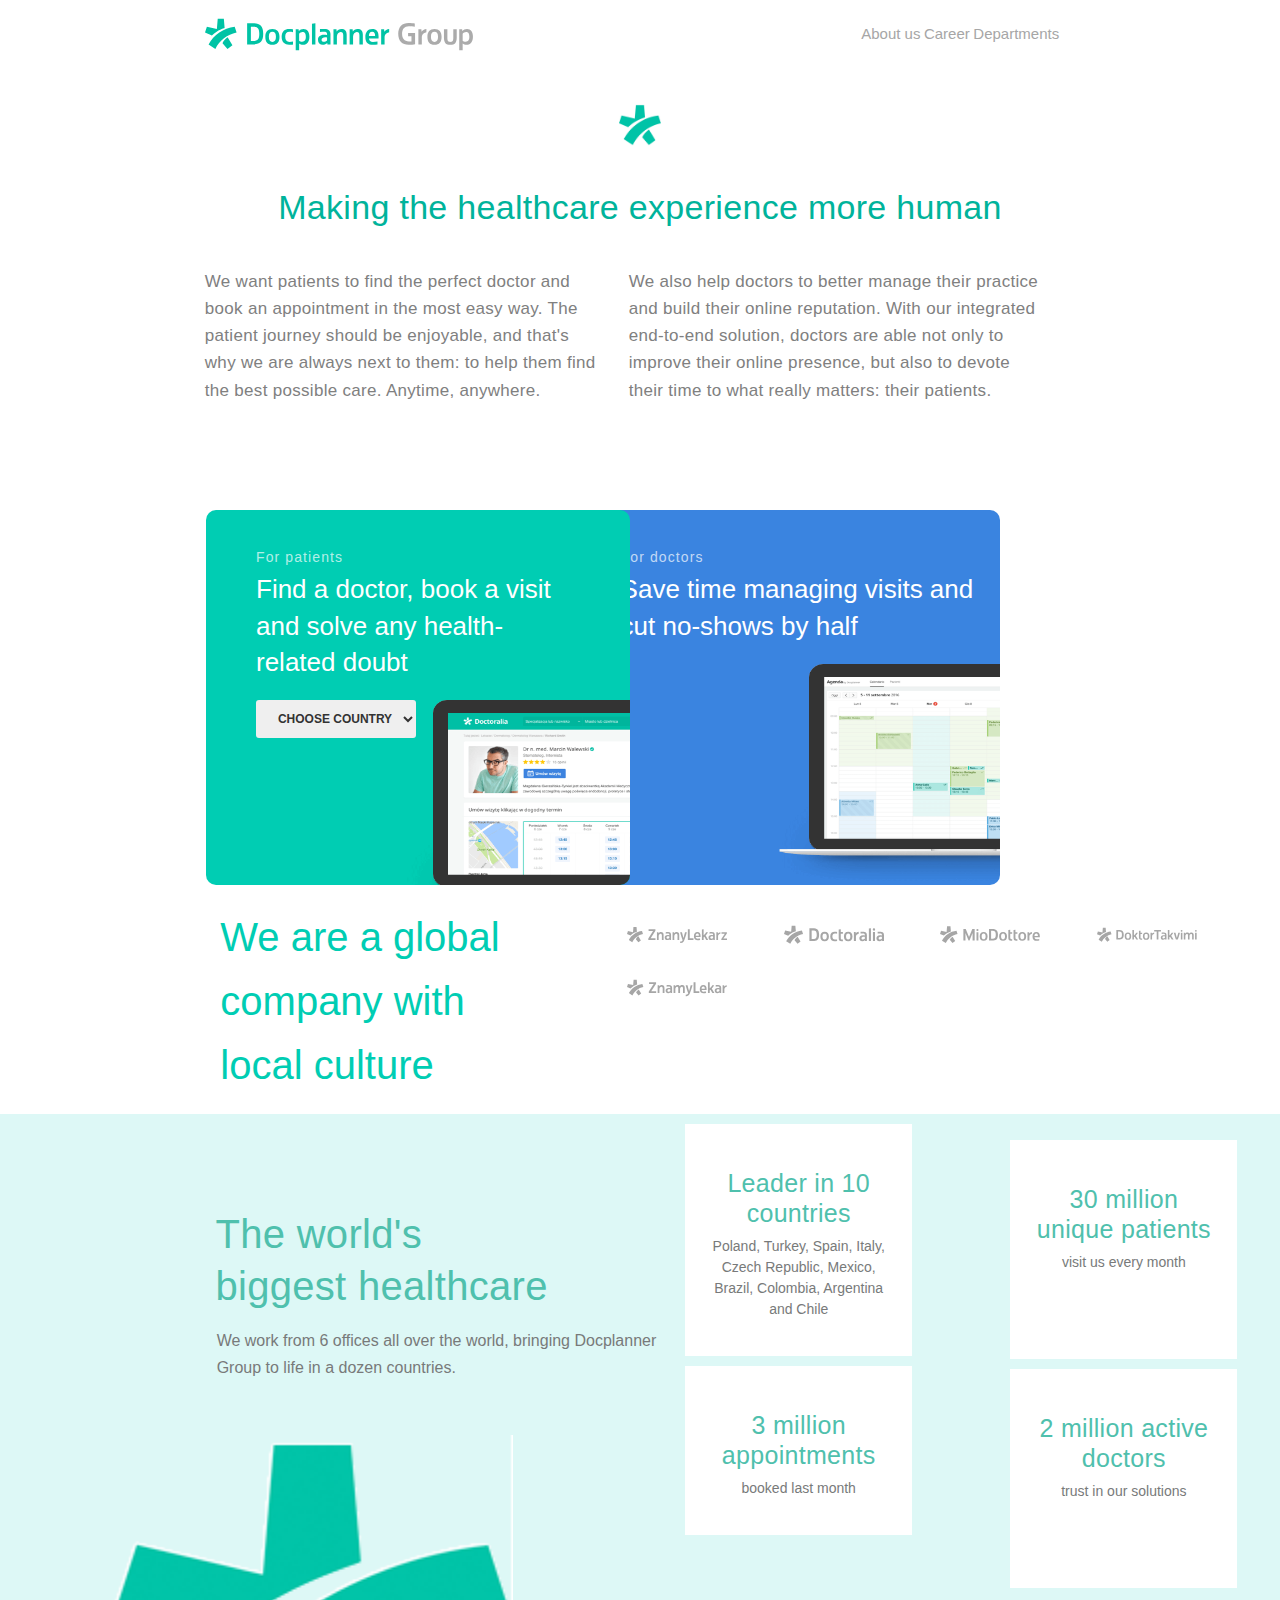
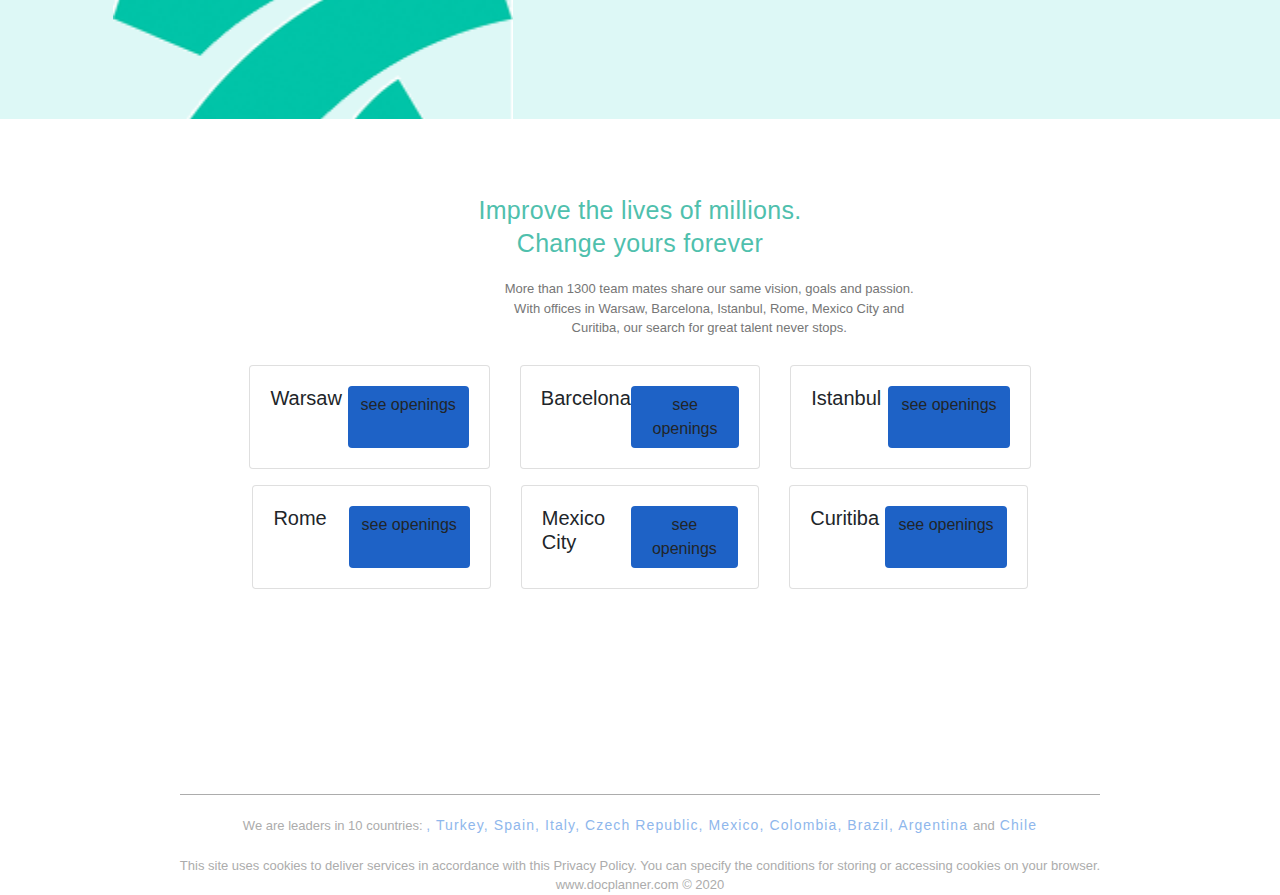
<file: index.html>
<!DOCTYPE html>
<html lang="en">
<head>
    <link rel="stylesheet" href="https://stackpath.bootstrapcdn.com/bootstrap/4.5.2/css/bootstrap.min.css" integrity="sha384-JcKb8q3iqJ61gNV9KGb8thSsNjpSL0n8PARn9HuZOnIxN0hoP+VmmDGMN5t9UJ0Z" crossorigin="anonymous">
    <meta charset="UTF-8">
    <meta name="viewport" content="width=device-width, initial-scale=1.0">
    <title>Docplanner Group</title>
    <link rel="stylesheet" href="/style.css">
</head>


<body>

    <nav>
    <svg width="268" height="33" viewBox="0 0 3563 417" xmlns="http://www.w3.org/2000/svg">
        <path class="p2" d="M2342 140h39.51l3.234 32.202h.41c10.096-14.742 34.692-33.622 63.347-35.202v42c-41.727 8.152-60.88 35.822-60.88 60.93V340H2342V140zm-210 100.615v-.82c0-61.51 29.935-105.795 91.854-105.795 57.408 0 84.062 33.215 84.062 102.925 0 7.38-.52 17.57-1.313 25.075h-126.745c3.274 28.172 19.693 45 53.394 45 21.323 0 41.358-1.995 59.928-4.426v38.204c-20.865 3.273-38.57 5.222-61.123 5.222C2166.445 346 2132 313.195 2132 240.615zM2179.156 228h82.422c0-31.294-8.2-56-38.955-56-31.984 0-42.646 26.353-43.467 56zM1923 140h39.707s1.84 19.854 2.652 27h.537c10.998-17.24 34.09-33 62.018-33 47.172 0 70.582 25.12 70.582 76.068V340h-45.62V219.47c0-32.522-12.52-45.262-37.114-43.53-22.288 1.57-47.142 27.032-47.142 58.875V340H1923V140zm-215 0h39.707s1.84 19.854 2.652 27h.537c10.998-17.24 34.09-33 62.018-33 47.172 0 70.582 25.12 70.582 76.068V340h-45.62V219.47c0-32.522-12.52-45.262-37.114-43.53-22.288 1.57-47.142 27.032-47.142 58.875V340H1708V140zm-179.718-3.87c19.82-1.64 41.32-2.13 62.083-2.13 48.91 0 78.09 18.906 78.09 72.336V340h-41.02l-2.038-20.007h-.533c-14.067 15.157-34.5 24.007-60.666 24.007-34.658 0-62.198-22.447-62.198-66.93 0-41.37 34.497-79.893 120.834-61.57v-12.04c0-23.84-13.975-30.5-41.512-30.5-16.903 0-31.237 1.145-53.04 3.01v-39.84zm94.552 111.018c-36.58-9.306-73.158 2.127-73.158 30.4 0 18.754 12.446 29.773 31.003 28.948 14.625-.65 30.725-7.14 42.154-17.263v-42.085zM1467.62 60v280H1422V65.29l45.62-5.29zM1206 140h38.534l2.48 21.66h.734c13.378-16.183 35.768-27.66 61.606-27.66 51.27 0 78.748 38.143 78.748 102.945v2.05c0 62.343-27.48 107.05-84.9 107.05-20.097 0-39.783-7.794-51.678-16.816V417H1206V140zm45.525 58.572v92.103c9.434 7.382 24.61 13.944 39.374 13.944 38.553 0 49.627-29.94 49.627-65.214 0-31.99-6.152-62.998-43.476-62.998-18.044 0-35.492 10.615-45.525 22.164zM1066.68 240c.126 43.695 19.053 67 56.734 67 15.92 0 32.102-1.976 46.79-3.95V340c-12.063 2.416-32.054 5-52.564 5-56.193 0-98.47-30.93-98.64-105 .17-74.07 42.446-105 98.64-105 20.51 0 40.5 2.583 52.563 5v36.95c-14.688-1.974-30.87-3.95-46.79-3.95-37.68 0-56.607 23.304-56.733 67zM802 241.025v-2.05C802 172.134 832.754 134 896.313 134c63.148 0 93.903 38.135 93.903 104.975v2.05c0 66.84-30.755 104.976-93.903 104.976C832.753 346 802 307.866 802 241.026zM896.207 172c-32.3 0-47.207 21.916-47.207 67.704S863.907 307 896.207 307 943 285.56 943 239.704 928.507 172 896.207 172zM560 340V60h70.326c97.996 0 143.6 29.43 143.6 140s-45.603 140-143.6 140H560zm161.547-140c0-62.95-12.776-94.718-80.31-94.718h-31.302V294.72h31.302c67.534 0 80.31-31.77 80.31-94.72zM232.932 323.285c10.11-24.788 38.553-59.475 67.565-77.37l64.236 106.28L298.938 400l-66.006-76.715zm-94.887 76.6l-90.568-58.252c68.57-128.172 196.7-219.447 347.3-236.452L420 182.885c-124.13 24.45-227.718 106.386-281.955 217zM157.81 136.08L169.257 0h81.356l10.336 123.062c-46.68 16.01-74.133 28.8-105.586 48.135-23.22 14.24-44.337 30.902-63.23 50.012L0 182.313l25.114-77.48L157.81 136.08z" fill="#00C3A5"></path>
        <path class="p1" d="M2837 140h39.51l3.234 32.202h.41c10.096-14.742 34.692-33.622 63.347-35.202v42c-41.727 8.152-60.88 35.822-60.88 60.93V340H2837V140zm646.313-6c-25.84 0-48.23 11.477-61.607 27.66h-.734l-2.48-21.66h-38.534v277h45.526v-87.77c11.894 9.02 31.58 16.814 51.678 16.814 57.42 0 84.9-44.706 84.9-107.048v-2.05c0-64.803-27.48-102.946-78.75-102.946zm-18.456 170.62c-14.766 0-29.94-6.563-39.374-13.945v-92.103c10.03-11.55 27.48-22.164 45.525-22.164 37.323 0 43.476 31.008 43.476 62.998 0 35.274-11.074 65.213-49.627 65.213zM3051.313 134c-63.56 0-94.313 38.135-94.313 104.975v2.05c0 66.84 30.754 104.976 94.313 104.976 63.148 0 93.903-38.134 93.903-104.974v-2.05c0-66.84-30.754-104.976-93.903-104.976zm-.106 173c-32.3 0-47.207-21.508-47.207-67.296S3018.907 172 3051.207 172 3098 193.85 3098 239.704 3083.507 307 3051.207 307zM2745 300.067V231h-45v-42h93v149.082c-17.3 3.1-57.795 7.918-86.997 7.918-84.806 0-136.78-48.595-137.004-146 .223-97.405 52.21-146 137.002-146 29.202 0 67.033 4.424 82.997 6.952v43.38c-20.527-2.42-56.863-5.492-78.973-5.492-58.98 0-89.64 37.11-89.826 101.16.187 64.05 30.935 101.16 89.828 101.16 8.636 0 24.7-.42 34.972-1.093zM3261.716 307c23.643 0 39.387-8.563 39.387-51.74V140h45.51l.104 108.113c0 69.004-24.732 97.887-85 97.887s-85-28.883-85-97.887L3176.82 140h45.51v115.26c0 43.177 15.743 51.74 39.386 51.74z" fill="#ababab"></path>
        </svg>
    
    <div class="navbar">
<a href="/index.html">About us</a>
<a href="/Career.html">Career</a>
<a href="/Departments.html">Departments</a>
    </div>
    
    </nav>
<header>
    <img class="logo" src="/img/0.png" alt="logo"> 
    <h1 class="human">Making the healthcare experience more human</h1>
</header>

<main>
    <p class="P1">We want patients to find the perfect doctor and book an appointment in the most easy way. The patient journey should be enjoyable, and that's why we are always next to them: to help them find the best possible care. Anytime, anywhere.</p>
    <p class="P2">We also help doctors to better manage their practice and build their online reputation. With our integrated end-to-end solution, doctors are able not only to improve their online presence, but also to devote their time to what really matters: their patients.</p>
</main>

<article>
<div class="boxs container">
<div class="left">
    <span>For patients</span>  <br>Find a doctor, book a visit and solve any health-related doubt<br>
    <select id="countries" name="countrylist" form="countryform">
        <option value="volvo">CHOOSE COUNTRY</option>
        <option value="saab">ARGENTINA</option>
        <option value="opel">BRAZIL</option>
        <option value="audi">CHILI</option>
        <option value="volvo">COLOMBIA</option>
        <option value="saab">CZECH</option>
        <option value="opel">ITALY</option>
        <option value="audi">MEXICO</option>
        <option value="volvo">PERU</option>
        <option value="saab">POLAND</option>
        <option value="opel">PORTUGAL</option>
        <option value="audi">SPAIN</option>
        <option value="audi">TURKEY</option>
      </select>

<img class="pcleft" src="/img/left.png" alt="">

</div>

<div class="right"><span>For doctors</span>  <br> Save time managing visits and cut no-shows by half
<img class="pcright" src="/img/right.png" alt="">
</div>
</div>

</article>




<section>


    <h1>We are a global company with local culture</h1>

<ul>
<li> <a href=""><svg xmlns="http://www.w3.org/2000/svg" width="200" height="32" viewBox="0 0 200 32">
    <path d="M189.018 10.678h10.762v2.132L192.736 23H200v2.89h-11.387v-2.103l7.02-10.22h-6.615v-2.89zm-10.347 0h3.012l.244 2.448h.032c.767-1.12 2.638-2.557 4.817-2.677v3.197c-3.174.62-4.63 2.725-4.63 4.634v7.61h-3.47V10.68h-.004zM165 10.38c1.51-.123 3.145-.16 4.725-.16 3.72 0 5.94 1.44 5.94 5.504v10.163h-3.12l-.156-1.52h-.042c-1.07 1.152-2.625 1.826-4.615 1.826-2.635 0-4.73-1.708-4.73-5.09 0-3.148 2.624-6.078 9.19-4.684v-.917c0-1.814-1.062-2.32-3.156-2.32-1.286 0-2.376.087-4.035.23L165 10.38zm7.193 8.445c-2.782-.71-5.564.16-5.564 2.31 0 1.43.94 2.267 2.353 2.203 1.113-.05 2.338-.54 3.207-1.31v-3.2l.003-.003zm-18.93 1.572v5.49h-3.47V4.992l3.47-.402V16.73c1.92-1.63 3.745-3.763 5.035-6.052h3.683c-1.288 2.508-2.83 4.672-4.718 6.522l5.13 8.69h-3.9l-3.81-6.46c-.473.376-.976.69-1.416.97h-.002zm-19.452-2.07v-.063c0-4.68 2.275-8.047 6.984-8.047 4.367 0 6.394 2.524 6.394 7.83 0 .56-.04 1.332-.1 1.902h-9.64c.247 2.142 1.497 3.422 4.06 3.422 1.622 0 3.146-.15 4.56-.335v2.906c-1.59.25-2.935.398-4.65.398-4.99 0-7.61-2.495-7.61-8.016l.003.003zm3.585-.96h6.27c0-2.38-.624-4.26-2.963-4.26-2.43 0-3.24 2.006-3.303 4.26h-.005zM121.7 4.59h3.793v17.853h7.46v3.444H121.7V4.59zm-15.44 6.088h3.67c.596 2.884 2.164 8.5 3.01 11.322h.063c.815-2.854 2.384-8.47 3.01-11.323h3.64c-1.13 4.324-3.877 12.7-4.955 15.21s-2.63 6.76-8.344 5.994v-2.73c2.646.15 4.05-.843 4.92-2.81-1.344-3.18-3.916-11.34-5.014-15.667v.005zm-15.137 0h3.02s.14 1.51.202 2.052h.04c.837-1.31 2.594-2.51 4.718-2.51 3.588 0 5.37 1.91 5.37 5.786v9.883h-3.47v-9.165c0-2.473-.953-3.442-2.824-3.31-1.7.12-3.59 2.056-3.59 4.478v8h-3.47V10.678h.003zm-13.67-.296c1.508-.124 3.143-.162 4.722-.162 3.72 0 5.94 1.438 5.94 5.502v10.165h-3.12l-.155-1.52h-.04c-1.07 1.152-2.625 1.826-4.615 1.826-2.636 0-4.73-1.708-4.73-5.09 0-3.148 2.623-6.078 9.19-4.684v-.917c0-1.814-1.063-2.32-3.157-2.32-1.286 0-2.376.087-4.035.23v-3.03zm7.192 8.444c-2.782-.71-5.565.16-5.565 2.31 0 1.426.947 2.264 2.36 2.2 1.11-.05 2.336-.543 3.205-1.312v-3.2.002zM59.86 10.678h3.02s.14 1.51.203 2.052h.04c.838-1.31 2.594-2.51 4.718-2.51 3.59 0 5.37 1.91 5.37 5.786v9.883h-3.47v-9.165c0-2.473-.95-3.442-2.82-3.31-1.694.12-3.585 2.056-3.585 4.478v8h-3.47V10.678h-.005zM43.156 4.592h13.682v2.875L47.39 22.44h9.606v3.444h-14.4v-2.94l9.47-14.913h-8.91V4.59v.004zm-25.44 20.025c.77-1.886 2.934-4.523 5.14-5.885l4.887 8.084-5.005 3.632-5.02-5.835-.002.004zM10.5 30.443l-6.89-4.43C8.828 16.263 18.574 9.32 30.03 8.027l1.918 5.91c-9.44 1.86-17.32 8.092-21.446 16.505H10.5zm1.503-20.065l.87-10.35h6.19l.786 9.36c-3.556 1.218-5.64 2.19-8.037 3.662a25.43 25.43 0 0 0-4.81 3.804L0 13.894l1.91-5.892 10.093 2.376z"></path>
</svg></a></li>
<li>
    <a href=""><svg xmlns="http://www.w3.org/2000/svg" width="167" height="32" viewBox="0 0 167 32">
        <path d="M156.37 10.663c1.5-.125 3.13-.162 4.702-.162 3.705 0 5.914 1.434 5.914 5.48v10.125h-3.106l-.153-1.516h-.04c-1.066 1.145-2.614 1.815-4.597 1.815-2.625 0-4.712-1.7-4.712-5.07 0-3.133 2.614-6.05 9.154-4.662v-.913c0-1.806-1.06-2.31-3.146-2.31-1.28 0-2.365.086-4.018.228v-3.02l.002.005zm7.162 8.41c-2.77-.706-5.542.16-5.542 2.3 0 1.42.943 2.258 2.348 2.193 1.107-.05 2.328-.54 3.194-1.307v-3.19.002zm-11.568-8.117v15.15h-3.456v-15.13l3.456-.02zm-1.713-2.138a1.962 1.962 0 0 1-.088-3.923h.09a1.96 1.96 0 0 1 0 3.923zm-5.064-3.923v21.21h-3.457V5.295l3.456-.4zm-17.374 5.768c1.5-.125 3.13-.162 4.703-.162 3.705 0 5.916 1.434 5.916 5.48v10.125h-3.107l-.154-1.516h-.04c-1.067 1.145-2.614 1.815-4.597 1.815-2.625 0-4.71-1.7-4.71-5.07 0-3.133 2.612-6.05 9.15-4.662v-.913c0-1.806-1.06-2.31-3.144-2.31-1.28 0-2.368.086-4.02.228v-3.02.005zm7.163 8.41c-2.77-.706-5.54.16-5.54 2.3 0 1.42.94 2.258 2.35 2.193 1.106-.05 2.325-.54 3.19-1.307v-3.19.002zM116.7 10.955h2.99l.247 2.44h.03c.767-1.118 2.63-2.55 4.8-2.668v3.18c-3.16.62-4.61 2.715-4.61 4.618v7.58H116.7v-15.15zm-16.607 7.65v-.155c0-5.06 2.33-7.95 7.146-7.95 4.782 0 7.112 2.89 7.112 7.95v.157c0 5.062-2.33 7.95-7.113 7.95-4.817.002-7.147-2.887-7.147-7.95zm7.136-5.23c-2.446 0-3.575 1.66-3.575 5.13 0 3.47 1.13 5.1 3.574 5.1 2.446 0 3.544-1.626 3.544-5.1 0-3.472-1.098-5.13-3.545-5.13zM91.354 6.812l3.455-.4v4.546h3.54v2.804h-3.54v6.965c0 2.645.813 2.96 2.18 2.96.46-.01.916-.07 1.36-.187v2.852c-.614.133-1.44.21-1.982.21-3.954 0-5.013-1.93-5.013-5.417V6.81zm-10.54 11.72c.012 3.31 1.446 5.075 4.3 5.075 1.205 0 2.432-.15 3.544-.3v2.8a21.807 21.807 0 0 1-3.983.38c-4.257 0-7.46-2.345-7.472-7.956.013-5.61 3.215-7.954 7.472-7.954 1.554 0 3.068.195 3.98.38v2.798c-1.11-.15-2.337-.3-3.544-.3-2.853 0-4.287 1.766-4.297 5.075zm-20.064.077v-.156c0-5.06 2.33-7.95 7.147-7.95 4.783 0 7.113 2.89 7.113 7.95v.157c0 5.062-2.33 7.95-7.114 7.95-4.815.002-7.145-2.887-7.145-7.95zm7.14-5.23c-2.448 0-3.577 1.66-3.577 5.13 0 3.47 1.13 5.098 3.576 5.098 2.445 0 3.543-1.625 3.543-5.098s-1.098-5.13-3.544-5.13zM42.42 26.105V4.895h5.327c7.423 0 10.878 2.23 10.878 10.605 0 8.376-3.455 10.605-10.878 10.605H42.42zM54.657 15.5c0-4.77-.968-7.176-6.083-7.176h-2.37v14.35h2.37c5.115.002 6.083-2.406 6.083-7.174zm-37.012 9.34c.765-1.88 2.92-4.506 5.118-5.86l4.866 8.048-4.987 3.623-5-5.81h.002zm-7.188 5.8l-6.86-4.41c5.194-9.71 14.9-16.624 26.307-17.913l1.91 5.887c-9.402 1.853-17.25 8.06-21.357 16.437zm1.497-19.98L12.82.35h6.164l.783 9.322c-3.536 1.213-5.616 2.18-7.998 3.646a25.34 25.34 0 0 0-4.79 3.79L0 14.16l1.902-5.87 10.052 2.37z"></path>
    </svg></a>
</li>
<li>
    <a href=""><svg xmlns="http://www.w3.org/2000/svg" width="182" height="32" viewBox="0 0 182 32">
        <path d="M168.354 18.587v-.062c0-4.675 2.275-8.04 6.98-8.04 4.364 0 6.39 2.523 6.39 7.82 0 .562-.04 1.337-.1 1.907h-9.632c.248 2.14 1.496 3.42 4.057 3.42 1.62 0 3.14-.152 4.55-.336V26.2c-1.586.248-2.93.396-4.645.396-4.988 0-7.605-2.493-7.605-8.01h.004zm3.584-.96h6.265c0-2.377-.623-4.255-2.96-4.255-2.43 0-3.24 2.003-3.305 4.255zm-12.702-6.687h3.003l.24 2.446h.03c.77-1.12 2.638-2.555 4.816-2.675v3.192c-3.17.62-4.627 2.723-4.627 4.63v7.606h-3.47V10.94h.006zm-16.66 7.678v-.156c0-5.08 2.337-7.98 7.168-7.98 4.8 0 7.136 2.9 7.136 7.98v.156c0 5.08-2.337 7.978-7.136 7.978-4.83 0-7.168-2.898-7.168-7.978zm7.16-5.246c-2.455 0-3.588 1.666-3.588 5.145 0 3.48 1.133 5.115 3.588 5.115 2.453 0 3.556-1.63 3.556-5.115 0-3.485-1.103-5.145-3.556-5.145zm-15.9-6.59l3.467-.402v4.56h3.553v2.813h-3.553v6.99c0 2.65.816 2.967 2.188 2.967.462-.01.92-.073 1.366-.19v2.86c-.616.134-1.447.213-1.99.213-3.967 0-5.03-1.937-5.03-5.435V6.782zm-9.5 0l3.467-.402v4.56h3.553v2.813h-3.553v6.99c0 2.65.816 2.967 2.188 2.967.462-.01.92-.073 1.366-.19v2.86c-.616.134-1.447.213-1.99.213-3.967 0-5.03-1.937-5.03-5.435V6.782zm-16.72 11.836v-.156c0-5.08 2.337-7.98 7.168-7.98 4.8 0 7.136 2.9 7.136 7.98v.156c0 5.08-2.337 7.978-7.136 7.978-4.83 0-7.168-2.898-7.168-7.978zm7.16-5.246c-2.456 0-3.59 1.666-3.59 5.145 0 3.48 1.134 5.115 3.59 5.115s3.556-1.63 3.556-5.115c0-3.485-1.1-5.145-3.557-5.145zM89.225 26.14V4.86h5.343c7.442 0 10.91 2.236 10.91 10.64s-3.468 10.64-10.915 10.64H89.22h.005zM101.5 15.5c0-4.784-.97-7.2-6.104-7.2h-2.38v14.4h2.38c5.133 0 6.104-2.416 6.104-7.2zm-29.226 3.118v-.156c0-5.08 2.337-7.98 7.167-7.98 4.8 0 7.137 2.9 7.137 7.98v.156c0 5.08-2.337 7.978-7.137 7.978-4.83 0-7.167-2.898-7.167-7.978zm7.16-5.246c-2.455 0-3.588 1.666-3.588 5.145 0 3.48 1.133 5.115 3.588 5.115s3.557-1.63 3.557-5.115c0-3.485-1.1-5.145-3.557-5.145zm-9.554-2.432v15.2h-3.467V10.962l3.467-.022zm-1.718-2.144a1.968 1.968 0 1 1 0-3.936 1.968 1.968 0 0 1 0 3.936zm-8.88-3.91V4.86h3.796v21.28h-3.795V12.19l-.005.02-5.624 13.93h-1.672L46.36 12.21l-.005-.02v13.95H42.56V4.86h3.795v.026l.005-.026h.48l5.98 14.793L58.8 4.86h.48l.004.026zM17.704 24.87c.768-1.885 2.93-4.52 5.135-5.88l4.88 8.077-5 3.633-5.02-5.83h.004zm-7.212 5.82L3.61 26.264c5.212-9.74 14.95-16.678 26.395-17.97L31.92 14.2c-9.434 1.856-17.307 8.084-21.43 16.49h.002zm1.504-20.048L12.864.3h6.183l.785 9.354c-3.548 1.215-5.634 2.188-8.024 3.657a25.373 25.373 0 0 0-4.806 3.807L0 14.155l1.91-5.89 10.084 2.376h.002z"></path>
    </svg></a>
</li>
<li>
    <a href=""><svg xmlns="http://www.w3.org/2000/svg" width="220" height="32" viewBox="0 0 220 32">
        <path d="M219.238 10.94v15.2h-3.467V10.962l3.468-.022zm-1.718-2.144a1.97 1.97 0 0 1 0-3.936 1.968 1.968 0 0 1 0 3.936zm-14.49 4.16c1.008-1.355 2.735-2.473 4.83-2.473 3.456 0 4.907 1.97 4.907 5.78v9.876H209.3v-9.16c0-2.473-.718-3.42-2.517-3.31-1.75.11-3.203 1.874-3.203 4.475v7.994h-3.467v-9.16c0-2.473-.71-3.444-2.518-3.31-1.75.132-3.203 2.055-3.203 4.475v7.994h-3.468v-15.2h3.02s.14 1.51.2 2.05h.04c.837-1.31 2.313-2.507 4.487-2.507 2.255 0 3.656.836 4.36 2.473zm-15.107-2.016v15.2h-3.467V10.962l3.467-.022zm-1.718-2.144a1.97 1.97 0 1 1 0-3.938 1.97 1.97 0 0 1 0 3.938zm-17.14 2.144h3.667c.597 2.883 2.164 8.492 3.01 11.313h.063c.815-2.853 2.383-8.462 3.01-11.313h3.636c-1.13 4.324-3.46 11.99-4.725 15.2h-4.03c-1.263-3.183-3.532-10.875-4.63-15.2zm-9.788 9.715v5.484h-3.467V5.26l3.467-.4V16.99c1.918-1.63 3.742-3.762 5.033-6.05h3.68c-1.29 2.507-2.83 4.67-4.72 6.52l5.128 8.68h-3.9l-3.807-6.455c-.47.376-.974.69-1.413.97zm-16.975-10.01c1.507-.124 3.14-.16 4.72-.16 3.717 0 5.936 1.437 5.936 5.497V26.14h-3.118l-.155-1.52h-.04c-1.07 1.15-2.624 1.824-4.612 1.824-2.635 0-4.727-1.707-4.727-5.088 0-3.144 2.62-6.07 9.184-4.68v-.914c0-1.812-1.063-2.318-3.156-2.318-1.285 0-2.374.088-4.032.23v-3.03zm7.186 8.438c-2.78-.707-5.56.162-5.56 2.31 0 1.427.945 2.263 2.355 2.2 1.112-.05 2.335-.542 3.204-1.31v-3.2zM125.778 4.86h14.907V8.3h-5.558v17.84h-3.79V8.3h-5.557V4.86zm-8.08 6.08h3.003l.248 2.446h.03c.768-1.12 2.638-2.555 4.815-2.675v3.192c-3.172.62-4.628 2.723-4.628 4.63v7.606h-3.467V10.94zm-16.662 7.678v-.156c0-5.08 2.337-7.98 7.168-7.98 4.8 0 7.138 2.9 7.138 7.98v.156c0 5.08-2.338 7.978-7.138 7.978-4.83 0-7.168-2.898-7.168-7.978zm7.16-5.246c-2.455 0-3.59 1.666-3.59 5.145 0 3.48 1.135 5.115 3.59 5.115 2.454 0 3.557-1.63 3.557-5.115 0-3.485-1.103-5.145-3.558-5.145zm-15.928-6.59l3.468-.402v4.56h3.552v2.813h-3.552v6.99c0 2.65.814 2.967 2.187 2.967.46-.008.92-.07 1.365-.187v2.86c-.655.132-1.32.204-1.99.212-3.967 0-5.03-1.938-5.03-5.436V6.78zM81.295 20.655v5.484h-3.468V5.26l3.468-.4V16.99c1.918-1.63 3.742-3.762 5.032-6.05h3.68c-1.29 2.507-2.83 4.67-4.718 6.52l5.125 8.68h-3.9l-3.806-6.455c-.473.376-.976.69-1.416.97zm-20.34-2.037v-.156c0-5.08 2.336-7.98 7.167-7.98 4.8 0 7.137 2.9 7.137 7.98v.156c0 5.08-2.34 7.978-7.14 7.978-4.83 0-7.167-2.897-7.167-7.978h.002zm7.16-5.246c-2.456 0-3.59 1.666-3.59 5.145 0 3.48 1.134 5.115 3.59 5.115 2.454 0 3.556-1.63 3.556-5.115 0-3.485-1.1-5.145-3.555-5.145zM42.56 26.14V4.86h5.345c7.45 0 10.915 2.236 10.915 10.64s-3.466 10.64-10.915 10.64H42.56zM54.84 15.5c0-4.784-.972-7.2-6.105-7.2h-2.38v14.4h2.38c5.133 0 6.104-2.416 6.105-7.2zm-37.137 9.37c.768-1.885 2.93-4.52 5.135-5.88l4.882 8.077-5 3.633-5.017-5.83zm-7.212 5.82l-6.88-4.427c5.21-9.74 14.95-16.678 26.394-17.97L31.92 14.2c-9.434 1.857-17.307 8.084-21.43 16.49zm1.505-20.048L12.865.3h6.182l.785 9.354c-3.548 1.215-5.634 2.188-8.024 3.657a25.433 25.433 0 0 0-4.806 3.803L0 14.155l1.91-5.89 10.085 2.377z"></path>
    </svg></a>
</li>

<li class="down">
    <a href=""><svg xmlns="http://www.w3.org/2000/svg" width="195" height="32" viewBox="0 0 195 32">
        <path d="M186.445 10.684h3l.244 2.445h.03c.768-1.12 2.635-2.555 4.81-2.674v3.19c-3.17.617-4.622 2.718-4.622 4.623v7.596h-3.463V10.684zm-13.416-.294c1.504-.124 3.136-.162 4.713-.162 3.713 0 5.928 1.436 5.928 5.492v10.146h-3.11l-.153-1.52h-.04c-1.068 1.15-2.62 1.823-4.606 1.823-2.63 0-4.72-1.705-4.72-5.08 0-3.14 2.617-6.066 9.17-4.676V15.5c0-1.81-1.06-2.315-3.15-2.315-1.283 0-2.37.087-4.026.23V10.39h-.005zm7.178 8.427c-2.776-.705-5.554.162-5.554 2.31 0 1.423.945 2.26 2.353 2.196 1.11-.05 2.333-.543 3.2-1.31v-3.196zm-18.896 1.57v5.48h-3.463V5.012l3.462-.4v12.116c1.918-1.628 3.74-3.757 5.027-6.042h3.675c-1.29 2.504-2.828 4.664-4.713 6.51l5.12 8.673h-3.896l-3.8-6.444c-.472.376-.975.69-1.415.97v-.005zm-19.414-2.066v-.06c0-4.67 2.27-8.032 6.973-8.032 4.36 0 6.386 2.52 6.386 7.814 0 .56-.04 1.334-.1 1.904h-9.62c.248 2.137 1.493 3.416 4.052 3.416 1.62 0 3.14-.152 4.55-.337v2.9c-1.583.248-2.928.396-4.64.396-4.98 0-7.596-2.49-7.596-8h-.004zm3.58-.956h6.257c0-2.375-.623-4.25-2.957-4.25-2.43 0-3.238 2-3.3 4.25zM129.815 4.61h3.785v17.818h7.445v3.438h-11.23V4.61zm-15.412 6.074h3.662c.596 2.88 2.16 8.483 3.006 11.3h.066c.814-2.848 2.38-8.45 3.006-11.3h3.63c-1.126 4.32-3.87 12.68-4.944 15.183-1.076 2.51-2.626 6.75-8.327 5.987v-2.728c2.64.15 4.043-.842 4.91-2.805-1.342-3.172-3.91-11.316-5.004-15.637h-.004zm-11.5 2.014c1.01-1.354 2.734-2.47 4.826-2.47 3.453 0 4.902 1.966 4.902 5.774v9.863h-3.46v-9.15c0-2.465-.717-3.41-2.514-3.3-1.747.11-3.2 1.87-3.2 4.47v7.984h-3.462v-9.15c0-2.468-.71-3.44-2.513-3.304-1.747.13-3.2 2.05-3.2 4.47v7.983h-3.46V10.685h3.014s.14 1.507.2 2.05h.04c.838-1.31 2.31-2.506 4.484-2.506 2.25 0 3.65.835 4.35 2.47l-.006-.002zm-25.6-2.31c1.505-.122 3.137-.16 4.713-.16 3.713 0 5.928 1.436 5.928 5.49v10.148H84.83l-.16-1.518h-.04c-1.067 1.15-2.62 1.822-4.605 1.822-2.633 0-4.723-1.704-4.723-5.08 0-3.14 2.62-6.064 9.172-4.674v-.912c0-1.81-1.06-2.315-3.15-2.315-1.284 0-2.37.088-4.027.23v-3.026l.006-.005zm7.178 8.43c-2.777-.706-5.555.16-5.555 2.308 0 1.424.945 2.26 2.354 2.197 1.11-.05 2.33-.543 3.2-1.31v-3.196.002zm-24.736-8.134h3.015s.134 1.507.2 2.05H63c.836-1.31 2.59-2.506 4.71-2.506 3.58 0 5.357 1.907 5.357 5.775v9.863h-3.463v-9.15c0-2.465-.95-3.432-2.818-3.3-1.692.12-3.578 2.05-3.578 4.47v7.984h-3.464V10.684zM43.07 4.61h13.657v2.87l-9.43 14.948h9.587v3.438H42.512v-2.93L51.965 8.05H43.07V4.61zM17.684 24.598c.767-1.882 2.927-4.515 5.13-5.874l4.875 8.07-4.998 3.628-5.01-5.824h.002zm-7.203 5.815L3.61 25.99C8.814 16.26 18.54 9.33 29.973 8.04l1.915 5.898c-9.428 1.858-17.29 8.078-21.407 16.475zm1.5-20.027l.87-10.33h6.175l.785 9.342c-3.544 1.217-5.628 2.186-8.016 3.654a25.36 25.36 0 0 0-4.8 3.797L0 13.895l1.906-5.882 10.075 2.372z"></path>
    </svg></a>
</li>
</ul>
</section>

<div class="GL">

        <h1>The world's biggest healthcare platform</h1>
        <p id="SS">We work from 6 offices all over the world, bringing Docplanner Group to life in a dozen countries.</p>

<div class="grandflexy">


    <div class="f"><img scr="https://www.docplanner.com/img/flag.png" srcset="https://www.docplanner.com/img/flag.png 1x, https://www.docplanner.com/img/flag@2x.png 2x">
    <h3>Leader in 10 countries</h3><p>Poland, Turkey, Spain, Italy, Czech Republic, Mexico, Brazil, Colombia, Argentina and Chile</p>
    </div>
    <div class="f"><img scr="https://www.docplanner.com/img/visits.png" srcset="https://www.docplanner.com/img/visits.png 1x, https://www.docplanner.com/img/visits@2x.png 2x">
    <h3>3 million appointments</h3><p>booked last month</p></div>
   <figure>
    <div id="F3" class="f"><img scr="https://www.docplanner.com/img/patients.png" srcset="https://www.docplanner.com/img/patients.png 1x, https://www.docplanner.com/img/patients@2x.png 2x">
    <h3>30 million unique patients</h3><p>visit us every month</p></div>
    <div id="F4" class="f"><img scr="https://www.docplanner.com/img/doctors.png" srcset="https://www.docplanner.com/img/doctors.png 1x, https://www.docplanner.com/img/doctors@2x.png 2x">
    <h3>2 million active doctors</h3><p>trust in our solutions</p></div>
</figure>
</div>
 
 
    </div>

<div class="KK">
<h1>Improve the lives of millions.<br> Change yours forever</h1>
<p>More than 1300 team mates share our same vision, goals and passion. With offices in Warsaw, Barcelona, Istanbul, Rome, Mexico City and Curitiba, our search for great talent never stops.</p>

</div>


<section class="images container">

    <div class="card-deck">
        <div class="card">
            <img scr="https://www.docplanner.com/images/warsaw.png" srcset="https://www.docplanner.com/images/warsaw.png 1x, https://www.docplanner.com/images/warsaw@2x.png 2x">
          <div class="card-body">
            <h5 class="card-title">Warsaw</h5> 
            <a href="" class="btn btn-primary>">see openings</a>
          </div>
        </div>
        <div class="card">
            <img scr="https://www.docplanner.com/images/barcelona.png" srcset="https://www.docplanner.com/images/barcelona.png 1x, https://www.docplanner.com/images/barcelona@2x.png 2x">
          <div class="card-body">
            <h5 class="card-title">Barcelona</h5>
            <a href="" class="btn btn-primary>">see openings</a>
          </div>
        </div>
        <div class="card">
            <img scr="https://www.docplanner.com/images/istanbul.png" srcset="https://www.docplanner.com/images/istanbul.png 1x, https://www.docplanner.com/images/istanbul@2x.png 2x">
          <div class="card-body">
            <h5 class="card-title">Istanbul</h5>
            <a href="" class="btn btn-primary>">see openings</a>
          </div>
        </div>
      </div>
      
      <div class="card-deck">
        <div class="card">
            <img scr="https://www.docplanner.com/images/rome.png" srcset="https://www.docplanner.com/images/rome.png 1x, https://www.docplanner.com/images/rome@2x.png 2x">
          <div class="card-body">
            <h5 class="card-title">Rome</h5>
            <a href="" class="btn btn-primary>">see openings</a>
          </div>
        </div>
        <div class="card">
            <img scr="https://www.docplanner.com/images/mexico-city.png" srcset="https://www.docplanner.com/images/mexico-city.png 1x, https://www.docplanner.com/images/mexico-city@2x.png 2x">
          <div class="card-body">
            <h5 class="card-title">Mexico City</h5>
            <a href="" class="btn btn-primary>">see openings</a>
          </div>
        </div>
        <div class="card">
            <img scr="https://www.docplanner.com/images/curitiba.png" srcset="https://www.docplanner.com/images/curitiba.png 1x, https://www.docplanner.com/images/curitiba@2x.png 2x">
          <div class="card-body">
            <h5 class="card-title">Curitiba</h5>
            <a href="" class="btn btn-primary>">see openings</a>
          </div>
        </div>
      </div>
            
        <footer>
            We are leaders in 10 countries: <span>, Turkey, Spain, Italy, Czech Republic, Mexico, Colombia, Brazil, Argentina </span>and<span> Chile</span>

            <br><br> This site uses cookies to deliver services in accordance with this Privacy Policy. You can specify the conditions for storing or accessing cookies on your browser.
            
            <br> www.docplanner.com © 2020

        </footer>
   













</div>





<script src="https://code.jquery.com/jquery-3.5.1.slim.min.js" integrity="sha384-DfXdz2htPH0lsSSs5nCTpuj/zy4C+OGpamoFVy38MVBnE+IbbVYUew+OrCXaRkfj" crossorigin="anonymous"></script>
<script src="https://cdn.jsdelivr.net/npm/popper.js@1.16.1/dist/umd/popper.min.js" integrity="sha384-9/reFTGAW83EW2RDu2S0VKaIzap3H66lZH81PoYlFhbGU+6BZp6G7niu735Sk7lN" crossorigin="anonymous"></script>
<script src="https://stackpath.bootstrapcdn.com/bootstrap/4.5.2/js/bootstrap.min.js" integrity="sha384-B4gt1jrGC7Jh4AgTPSdUtOBvfO8shuf57BaghqFfPlYxofvL8/KUEfYiJOMMV+rV" crossorigin="anonymous"></script>

</body>
</html>
</file>
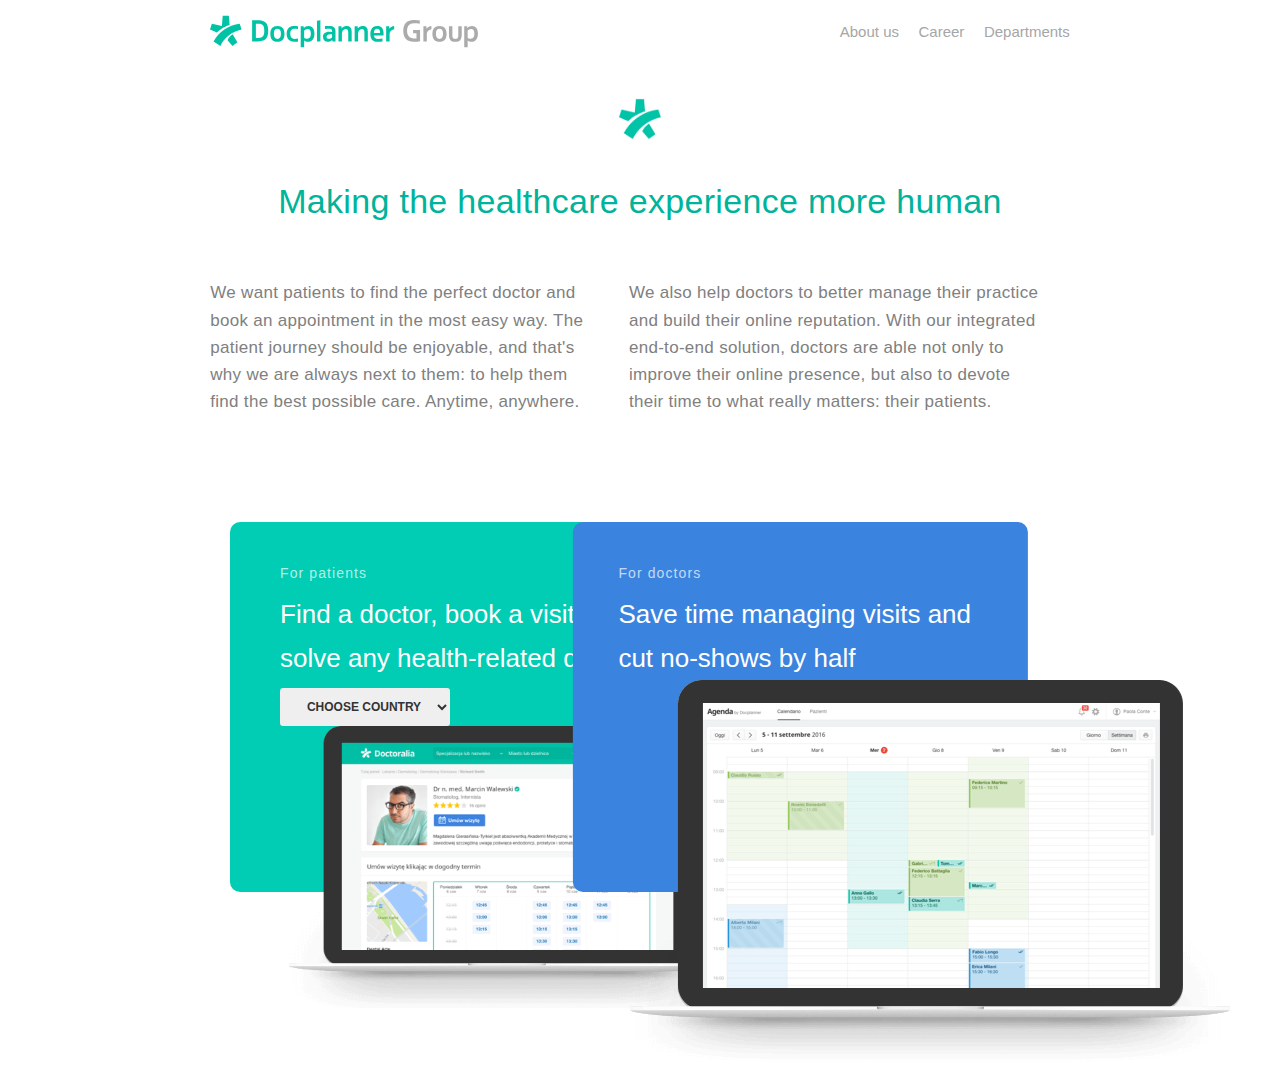
<file: img/Docplanner Group.htm>
<!DOCTYPE html>
<!-- saved from url=(0032)http://127.0.0.1:5500/index.html -->
<html lang="en" class="js-focus-visible" data-js-focus-visible=""><head><meta http-equiv="Content-Type" content="text/html; charset=UTF-8">
    
    <meta name="viewport" content="width=device-width, initial-scale=1.0">
    <title>Docplanner Group</title>
    
<style type="text/css">
@font-face {
  font-weight: 400;
  font-style:  normal;
  font-family: 'Inter-Loom';

  src: url('https://cdn.loom.com/assets/fonts/inter/Inter-UI-Regular.woff2') format('woff2');
}
@font-face {
  font-weight: 400;
  font-style:  italic;
  font-family: 'Inter-Loom';

  src: url('https://cdn.loom.com/assets/fonts/inter/Inter-UI-Italic.woff2') format('woff2');
}

@font-face {
  font-weight: 500;
  font-style:  normal;
  font-family: 'Inter-Loom';

  src: url('https://cdn.loom.com/assets/fonts/inter/Inter-UI-Medium.woff2') format('woff2');
}
@font-face {
  font-weight: 500;
  font-style:  italic;
  font-family: 'Inter-Loom';

  src: url('https://cdn.loom.com/assets/fonts/inter/Inter-UI-MediumItalic.woff2') format('woff2');
}

@font-face {
  font-weight: 700;
  font-style:  normal;
  font-family: 'Inter-Loom';

  src: url('https://cdn.loom.com/assets/fonts/inter/Inter-UI-Bold.woff2') format('woff2');
}
@font-face {
  font-weight: 700;
  font-style:  italic;
  font-family: 'Inter-Loom';

  src: url('https://cdn.loom.com/assets/fonts/inter/Inter-UI-BoldItalic.woff2') format('woff2');
}

@font-face {
  font-weight: 900;
  font-style:  normal;
  font-family: 'Inter-Loom';

  src: url('https://cdn.loom.com/assets/fonts/inter/Inter-UI-Black.woff2') format('woff2');
}
@font-face {
  font-weight: 900;
  font-style:  italic;
  font-family: 'Inter-Loom';

  src: url('https://cdn.loom.com/assets/fonts/inter/Inter-UI-BlackItalic.woff2') format('woff2');
}</style><link rel="stylesheet" href="./Docplanner Group_files/style.css"></head>


<body>

    <nav>
    <svg width="268" height="33" viewBox="0 0 3563 417" xmlns="http://www.w3.org/2000/svg">
        <path class="p2" d="M2342 140h39.51l3.234 32.202h.41c10.096-14.742 34.692-33.622 63.347-35.202v42c-41.727 8.152-60.88 35.822-60.88 60.93V340H2342V140zm-210 100.615v-.82c0-61.51 29.935-105.795 91.854-105.795 57.408 0 84.062 33.215 84.062 102.925 0 7.38-.52 17.57-1.313 25.075h-126.745c3.274 28.172 19.693 45 53.394 45 21.323 0 41.358-1.995 59.928-4.426v38.204c-20.865 3.273-38.57 5.222-61.123 5.222C2166.445 346 2132 313.195 2132 240.615zM2179.156 228h82.422c0-31.294-8.2-56-38.955-56-31.984 0-42.646 26.353-43.467 56zM1923 140h39.707s1.84 19.854 2.652 27h.537c10.998-17.24 34.09-33 62.018-33 47.172 0 70.582 25.12 70.582 76.068V340h-45.62V219.47c0-32.522-12.52-45.262-37.114-43.53-22.288 1.57-47.142 27.032-47.142 58.875V340H1923V140zm-215 0h39.707s1.84 19.854 2.652 27h.537c10.998-17.24 34.09-33 62.018-33 47.172 0 70.582 25.12 70.582 76.068V340h-45.62V219.47c0-32.522-12.52-45.262-37.114-43.53-22.288 1.57-47.142 27.032-47.142 58.875V340H1708V140zm-179.718-3.87c19.82-1.64 41.32-2.13 62.083-2.13 48.91 0 78.09 18.906 78.09 72.336V340h-41.02l-2.038-20.007h-.533c-14.067 15.157-34.5 24.007-60.666 24.007-34.658 0-62.198-22.447-62.198-66.93 0-41.37 34.497-79.893 120.834-61.57v-12.04c0-23.84-13.975-30.5-41.512-30.5-16.903 0-31.237 1.145-53.04 3.01v-39.84zm94.552 111.018c-36.58-9.306-73.158 2.127-73.158 30.4 0 18.754 12.446 29.773 31.003 28.948 14.625-.65 30.725-7.14 42.154-17.263v-42.085zM1467.62 60v280H1422V65.29l45.62-5.29zM1206 140h38.534l2.48 21.66h.734c13.378-16.183 35.768-27.66 61.606-27.66 51.27 0 78.748 38.143 78.748 102.945v2.05c0 62.343-27.48 107.05-84.9 107.05-20.097 0-39.783-7.794-51.678-16.816V417H1206V140zm45.525 58.572v92.103c9.434 7.382 24.61 13.944 39.374 13.944 38.553 0 49.627-29.94 49.627-65.214 0-31.99-6.152-62.998-43.476-62.998-18.044 0-35.492 10.615-45.525 22.164zM1066.68 240c.126 43.695 19.053 67 56.734 67 15.92 0 32.102-1.976 46.79-3.95V340c-12.063 2.416-32.054 5-52.564 5-56.193 0-98.47-30.93-98.64-105 .17-74.07 42.446-105 98.64-105 20.51 0 40.5 2.583 52.563 5v36.95c-14.688-1.974-30.87-3.95-46.79-3.95-37.68 0-56.607 23.304-56.733 67zM802 241.025v-2.05C802 172.134 832.754 134 896.313 134c63.148 0 93.903 38.135 93.903 104.975v2.05c0 66.84-30.755 104.976-93.903 104.976C832.753 346 802 307.866 802 241.026zM896.207 172c-32.3 0-47.207 21.916-47.207 67.704S863.907 307 896.207 307 943 285.56 943 239.704 928.507 172 896.207 172zM560 340V60h70.326c97.996 0 143.6 29.43 143.6 140s-45.603 140-143.6 140H560zm161.547-140c0-62.95-12.776-94.718-80.31-94.718h-31.302V294.72h31.302c67.534 0 80.31-31.77 80.31-94.72zM232.932 323.285c10.11-24.788 38.553-59.475 67.565-77.37l64.236 106.28L298.938 400l-66.006-76.715zm-94.887 76.6l-90.568-58.252c68.57-128.172 196.7-219.447 347.3-236.452L420 182.885c-124.13 24.45-227.718 106.386-281.955 217zM157.81 136.08L169.257 0h81.356l10.336 123.062c-46.68 16.01-74.133 28.8-105.586 48.135-23.22 14.24-44.337 30.902-63.23 50.012L0 182.313l25.114-77.48L157.81 136.08z" fill="#00C3A5"></path>
        <path class="p1" d="M2837 140h39.51l3.234 32.202h.41c10.096-14.742 34.692-33.622 63.347-35.202v42c-41.727 8.152-60.88 35.822-60.88 60.93V340H2837V140zm646.313-6c-25.84 0-48.23 11.477-61.607 27.66h-.734l-2.48-21.66h-38.534v277h45.526v-87.77c11.894 9.02 31.58 16.814 51.678 16.814 57.42 0 84.9-44.706 84.9-107.048v-2.05c0-64.803-27.48-102.946-78.75-102.946zm-18.456 170.62c-14.766 0-29.94-6.563-39.374-13.945v-92.103c10.03-11.55 27.48-22.164 45.525-22.164 37.323 0 43.476 31.008 43.476 62.998 0 35.274-11.074 65.213-49.627 65.213zM3051.313 134c-63.56 0-94.313 38.135-94.313 104.975v2.05c0 66.84 30.754 104.976 94.313 104.976 63.148 0 93.903-38.134 93.903-104.974v-2.05c0-66.84-30.754-104.976-93.903-104.976zm-.106 173c-32.3 0-47.207-21.508-47.207-67.296S3018.907 172 3051.207 172 3098 193.85 3098 239.704 3083.507 307 3051.207 307zM2745 300.067V231h-45v-42h93v149.082c-17.3 3.1-57.795 7.918-86.997 7.918-84.806 0-136.78-48.595-137.004-146 .223-97.405 52.21-146 137.002-146 29.202 0 67.033 4.424 82.997 6.952v43.38c-20.527-2.42-56.863-5.492-78.973-5.492-58.98 0-89.64 37.11-89.826 101.16.187 64.05 30.935 101.16 89.828 101.16 8.636 0 24.7-.42 34.972-1.093zM3261.716 307c23.643 0 39.387-8.563 39.387-51.74V140h45.51l.104 108.113c0 69.004-24.732 97.887-85 97.887s-85-28.883-85-97.887L3176.82 140h45.51v115.26c0 43.177 15.743 51.74 39.386 51.74z" fill="#ababab"></path>
        </svg>
    
    <div class="navbar">
<a href="http://127.0.0.1:5500/index.html">About us</a>
<a href="http://127.0.0.1:5500/Career.html">Career</a>
<a href="http://127.0.0.1:5500/Departments.html">Departments</a>
    </div>
    
    </nav>
<header>
    <img class="logo" src="./Docplanner Group_files/0.png" alt="logo"> 
    <h1 class="human">Making the healthcare experience more human</h1>
</header>

<main>
    <p class="P1">We want patients to find the perfect doctor and book an appointment in the most easy way. The patient journey should be enjoyable, and that's why we are always next to them: to help them find the best possible care. Anytime, anywhere.</p>
    <p class="P2">We also help doctors to better manage their practice and build their online reputation. With our integrated end-to-end solution, doctors are able not only to improve their online presence, but also to devote their time to what really matters: their patients.</p>
</main>

<article>

<div class="left"><span>For patients</span>  <br>Find a doctor, book a visit and solve any health-related doubt<br>
    <select id="countries" name="countrylist" form="countryform">
        <option value="volvo">CHOOSE COUNTRY</option>
        <option value="saab">ARGENTINA</option>
        <option value="opel">BRAZIL</option>
        <option value="audi">CHILI</option>
        <option value="volvo">COLOMBIA</option>
        <option value="saab">CZECH</option>
        <option value="opel">ITALY</option>
        <option value="audi">MEXICO</option>
        <option value="volvo">PERU</option>
        <option value="saab">POLAND</option>
        <option value="opel">PORTUGAL</option>
        <option value="audi">SPAIN</option>
        <option value="audi">TURKEY</option>
      </select>

<img class="pcright" src="./Docplanner Group_files/left.png" alt="" style="
    width: 450px;
">

</div>

<div class="right"><span>For doctors</span>  <br> Save time managing visits and cut no-shows by half
<img class="pcleft" src="./Docplanner Group_files/right.png" alt="">
</div>

</article>






















<!-- Code injected by live-server -->
<script type="text/javascript">
	// <![CDATA[  <-- For SVG support
	if ('WebSocket' in window) {
		(function () {
			function refreshCSS() {
				var sheets = [].slice.call(document.getElementsByTagName("link"));
				var head = document.getElementsByTagName("head")[0];
				for (var i = 0; i < sheets.length; ++i) {
					var elem = sheets[i];
					var parent = elem.parentElement || head;
					parent.removeChild(elem);
					var rel = elem.rel;
					if (elem.href && typeof rel != "string" || rel.length == 0 || rel.toLowerCase() == "stylesheet") {
						var url = elem.href.replace(/(&|\?)_cacheOverride=\d+/, '');
						elem.href = url + (url.indexOf('?') >= 0 ? '&' : '?') + '_cacheOverride=' + (new Date().valueOf());
					}
					parent.appendChild(elem);
				}
			}
			var protocol = window.location.protocol === 'http:' ? 'ws://' : 'wss://';
			var address = protocol + window.location.host + window.location.pathname + '/ws';
			var socket = new WebSocket(address);
			socket.onmessage = function (msg) {
				if (msg.data == 'reload') window.location.reload();
				else if (msg.data == 'refreshcss') refreshCSS();
			};
			if (sessionStorage && !sessionStorage.getItem('IsThisFirstTime_Log_From_LiveServer')) {
				console.log('Live reload enabled.');
				sessionStorage.setItem('IsThisFirstTime_Log_From_LiveServer', true);
			}
		})();
	}
	else {
		console.error('Upgrade your browser. This Browser is NOT supported WebSocket for Live-Reloading.');
	}
	// ]]>
</script>
</body><loom-container id="lo-engage-ext-container"><div></div><loom-shadow classname="resolved"></loom-shadow></loom-container></html>
</file>
<file: style.css>
nav {
	display: flex;
	text-decoration: none;
	align-items: center;
	justify-content: space-between;
	margin: 15px 16%;

	border: #00b39b;
}

.navbar {
	width: 230px;
	display: flex;
	justify-content: space-between;
}

a {
	text-decoration: none;
	color: #acadad;
	font-size: .9375rem;
	font-weight: 250;

	font-family: -apple-system, BlinkMacSystemFont, 'Segoe UI', Roboto, Oxygen, Ubuntu, Cantarell, 'Open Sans',
		'Helvetica Neue', sans-serif;
}
a:link {
	color: #a6a6a6;
}
/*visited link */
/*a:visited {
	color: #00c0a7 ;
}

/* mouse over link */
a:hover {
	color: #00c0a7;
}

/* selected link */
a:active {
	color: #00c0a7 !important;
}
a:focus {
	color: #00c0a7 !important;
}

header {
	display: flex;
	align-content: center;
	flex-direction: column;
	align-items: center;
	margin-top: 50px;
	-webkit-font-smoothing: antialiased;
}
.logo {
	width: 42px;
	height: 42px;
}
.human {
	font-weight: 150;
	font-size: 2.125rem;
	color: #00b39b;
	margin: 1em 0;
	font-family: Helvetica Neue, Helvetica, Arial, sans-serif;
	letter-spacing: .3px;
	line-height: 1.6;
}
main {
	display: flex;
	color: gray;
	font-family: Helvetica Neue, Helvetica, Arial, sans-serif;
	justify-content: space-evenly;
	font-weight: 150;
	margin: 0 16%;
	line-height: 1.7;
	align-content: space-between;
}
.P1 {
	margin-right: 30px;
	letter-spacing: .3px;
	line-height: 1.6;
	font-size: 17px;
	width: 0 20 0 0px;
}
.P2 {
	margin-right: 30px;
	letter-spacing: .3px;
	line-height: 1.6;
	font-size: 17px;
	width: 0 20 0 0px;
}
article {
	display: flex;
	font-family: Helvetica Neue, Helvetica, Arial, sans-serif;
	justify-content: space-between;
	line-height: 1.4;
	align-content: space-between;
	transform: translateX(-35px);
	margin-top: 70px;
	color: #fff;
	font-weight: 100;
	margin-right: 18%;
}
.left {
	background-color: #00cdb3;
	border-radius: 10px;
	width: 424px;
	height: 375px;
	padding: 25px;

	font-size: 1.625em;
	color: #fff;
	margin-top: 20px;
	margin-right: 0px;
	padding-right: 55px;
	transform: translateX(226px);
	padding-left: 50px;
	padding-bottom: 30px;
	overflow: hidden;
}
.right {
	background-color: #3a84e0;
	border-radius: 10px;
	width: 424px;
	height: 375px;
	padding: 25px;
	/*transform: translateX(0.5cm);*/
	font-size: 1.625em;
	color: #fff;
	margin-top: 20px;
	padding-left: 45px;
	padding-right: 20px;
	padding-bottom: 30px;
	overflow: hidden;
}
span {
	font-size: 14px;
	font-weight: 200;
	color: #ffffffB3;
	letter-spacing: 1.1px;
}
#countries {
	width: 160px;
	height: 38px;
	border: none;
	border-radius: 3px;
	font-family: Arial, Helvetica, sans-serif;
	text-align: center;
	padding-left: 10px;
	font-weight: 900;
	color: #333333;
	font-size: 12px;
	box-sizing: inherit;
	margin-top: 20px;
}
.pcleft {
	margin-top: 20px;
	width: 370px;
	height: 220px;
	transform: translateX(-0.5cm);
	position: absolute;
}
.pcright {
	margin-top: 20px;
	width: 380px;
	height: 220px;
	transform: translateX(4cm);
}

section {
	display: flex;
	justify-content: center;
	margin: 20px;
    position: relative;
    width: 37cm;
    height: 5cm;
}
section h1 {
	position: absolute;
	left: 5.3cm;
	font-family: Arial, Helvetica, sans-serif;
	font-weight: 100;
	width: 8cm;
	line-height: 1.6;
	color: #00cdb3;
}

ul {
	display: flex;
	justify-content: space-between;
	list-style: none;
	width: 15cm;
	height: 4cm;

	position: absolute;
	right: 7cm;
}
li svg {
	margin-right: 1.5cm;
	width: 100px;
	height: 60px;
	fill: #a6a6a6;
}

.down{
    position: absolute;
    bottom: 1cm;
}

.GL{
position: relative;
    display: flex;
   width: 38cm;
height: 16cm;
padding: 5px 0px;
background-color: #DDF8F6;
background-image: url(/img/0\ \(1\).png); 
background-repeat: no-repeat;
background-size: 400px;
background-position: 3cm 8.5cm;


}
.GL h1{
    font-family: Helvetica Neue,Helvetica,Arial,sans-serif;
    width: 9cm;
    color: #4FC0AD;
    letter-spacing: .3px;
    line-height: 1.3;
    font-weight: 300;
    height: 2.5cm;
    position: absolute;
    top: 2.5cm; left: 5.7cm;
}
.GL #SS{
width: 12cm; height: 3cm;
    padding: 5px;
    line-height: 1.7;
    color: #787A7A;
    position: absolute; top: 5.5cm; left: 5.6cm;
    background-color: #DDF8F6;
}
.PP{
    width: 13cm;
    padding: 5px;
    margin: 0px;
    font-family: Helvetica Neue,Helvetica,Arial,sans-serif;
}

.grandflexy{
width: 15cm;
display: flex;
flex-direction: column;
position: relative;
position: absolute; right: 5cm;

}
.f{
    background-color: white;
    padding: 10px;
    width: 6cm;
    text-align: center;
    margin: 5px;
    padding: 20px;
    
}


.f h3{
    font-size: 25px;
    font-family: Helvetica Neue,Helvetica,Arial,sans-serif;
    font-weight: 300;
    letter-spacing: .3px;
color: #4FC0AD;
}
.f p{
   color:  #787A7A;
   font-size: 14px;
}
figure{
   position: absolute;
   top: 16px; right: 5px;
   margin: 0;
   display: flex;
   flex-direction: column;
}
#F3,#F4{
    height: 5.8cm;
}
.KK{
    text-align: center;
    position: relative;
    height: 4cm;
margin: 10px;
}
.KK h1{
    font-family: Helvetica Neue,Helvetica,Arial,sans-serif;
    color: #4FC0AD;
    letter-spacing: .3px;
    line-height: 1.3;
    font-weight: 400;
    font-size: 25px;
    margin-top: 2cm;
    letter-spacing: .3px;
    margin-bottom: 20px;
}

.KK p{
   width: 11cm;
    font-family: Helvetica Neue,Helvetica,Arial,sans-serif;
    color: #767676;
    font-weight: 200;
    font-size: 13px;
    position: absolute; left: 13cm;
    
}
.boxs{
    display: flex;
    justify-content: space-between;
}

.images{
    display: flex;
    flex-wrap: wrap;
}
.card-deck{
    margin-bottom: 16px;
}

.btn{
    background-color: #1E62C6;
}


footer{
   
margin-top: 5cm;
color: #ACACAC;
text-align: center;
font-size: 13px;
padding-top: 20px;
border-top:  1px solid #ACACAC; 
}

footer span{
color: #8FB7EC;


}
.card-body{
    display: flex;
    justify-content: space-between;
}


/*7amdullah Kameltou*/
</file>
<file: img/Docplanner Group_files/style.css>
nav {
	display: flex;
	text-decoration: none;
	align-items: center;
	justify-content: space-between;
	margin: 15px 16%;
	position: sticky;

	border: #00b39b;
}
* {
	box-sizing: inherit;
}
.navbar {
	width: 230px;
	display: flex;
	justify-content: space-between;
}

a {
	text-decoration: none;
	color: #acadad;
	font-size: .9375rem;
	font-weight: 250;

	font-family: -apple-system, BlinkMacSystemFont, 'Segoe UI', Roboto, Oxygen, Ubuntu, Cantarell, 'Open Sans',
		'Helvetica Neue', sans-serif;
}
a:link {
	color: #a6a6a6;
}
/*visited link */
/*a:visited {
	color: #00c0a7 ;
}

/* mouse over link */
a:hover {
	color: #00c0a7;
}

/* selected link */
a:active {
	color: #00c0a7 !important;
}
a:focus {
	color: #00c0a7 !important;
}

header {
	display: flex;
	align-content: center;
	flex-direction: column;
	align-items: center;
	margin-top: 50px;
	-webkit-font-smoothing: antialiased;
}
.logo {
	width: 42px;
	height: 42px;
}
.human {
	font-weight: 150;
	font-size: 2.125rem;
	color: #00b39b;
	margin: 1em 0;
	font-family: Helvetica Neue, Helvetica, Arial, sans-serif;
	letter-spacing: .3px;
	line-height: 1.6;
}
main {
	display: flex;
	color: gray;
	font-family: Helvetica Neue, Helvetica, Arial, sans-serif;
	justify-content: space-evenly;
	font-weight: 150;
	margin: 0 16%;
	line-height: 1.7;
	align-content: space-between;
}
.P1 {
	margin-right: 30px;
	letter-spacing: .3px;
	line-height: 1.6;
	font-size: 17px;
	width: 0 20 0 0px;
}
.P2 {
	margin-right: 30px;
	letter-spacing: .3px;
	line-height: 1.6;
	font-size: 17px;
	width: 0 20 0 0px;
}
article {
	display: flex;
	font-family: Helvetica Neue, Helvetica, Arial, sans-serif;
	justify-content: space-between;
	line-height: 1.7;
	align-content: space-between;
	transform: translateX(-35px);
	margin-top: 70px;
	color: #fff;
    font-weight: 100;
    margin-right: 18%;
}
.left {
	background-color: #00cdb3;
	border-radius: 10px;
	width: 350px;
	height: 320px;
	padding: 25px;
	
	font-size: 1.625em;
    color: #fff;
    margin-top: 20px;
    margin-right: 20px;
    padding-right: 50px;
    transform: translateX(6.8cm);
    padding-left: 50px;
}
.right {
	background-color: #3a84e0;
	border-radius: 10px;
	width: 390px;
	height: 320px;
	padding: 25px;
	transform: translateX(0.5cm);
	font-size: 1.625em;
    color: #fff;
    margin-top: 20px;
    padding-left: 45px;
    padding-right: 20px;
}
span {
	font-size: 14px;
	font-weight: 200;
	color: #ffffffB3;
	letter-spacing: 1.1px;
}
#countries{
    width: 160px; height: 38px;
    border: none;
    border-radius: 3px;
    font-family: Arial, Helvetica, sans-serif;
    text-align: center;
    padding-left: 10px;
    font-weight: 900;
    color: #333333;
    font-size: 12px;
    box-sizing: inherit;
    margin: 0px
    
}
.pcleft .pcright{
width: 250px; height: 200px;
}
</file>
